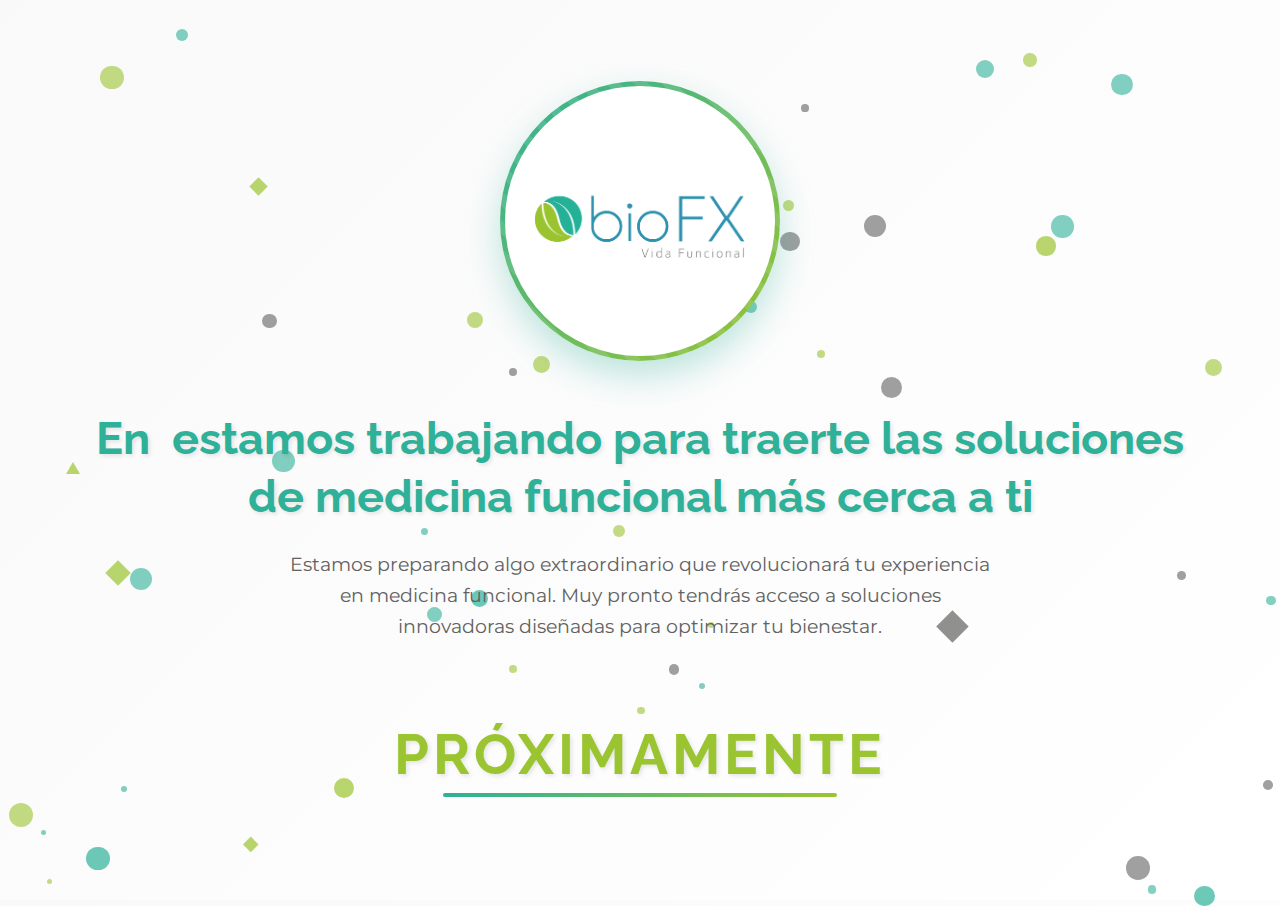
<file: espectativa.html>
<!DOCTYPE html>
<html lang="es">
<head>
    <meta charset="UTF-8">
    <meta name="viewport" content="width=device-width, initial-scale=1.0">
    <title>Bio-FX - Próximamente</title>
    <link rel="stylesheet" href="https://fonts.googleapis.com/css2?family=Montserrat:wght@300;400;600;700&family=Raleway:wght@500;600;700&display=swap">
    <style>
        * {
            margin: 0;
            padding: 0;
            box-sizing: border-box;
        }
        
        body {
            font-family: 'Montserrat', sans-serif;
            background: linear-gradient(135deg, #f9f9f9 0%, #ffffff 100%);
            color: #616160;
            min-height: 100vh;
            display: flex;
            flex-direction: column;
            justify-content: center;
            align-items: center;
            overflow-x: hidden;
            position: relative;
        }
        
        .container {
            max-width: 1200px;
            width: 90%;
            text-align: center;
            padding: 2rem;
            z-index: 10;
        }
        
        .logo-container {
            margin: 0 auto 3rem;
            width: 280px;
            height: 280px;
            position: relative;
            transition: transform 0.1s ease-out;
        }
        
        .logo {
            width: 100%;
            height: 100%;
            border-radius: 50%;
            overflow: hidden;
            box-shadow: 0 15px 35px rgba(43, 177, 152, 0.3);
            background: linear-gradient(135deg, #2eb198 0%, #9bc431 100%);
            display: flex;
            justify-content: center;
            align-items: center;
            position: relative;
        }
        
        .logo img {
            width: 75%;
            height: auto;
            z-index: 3;
            position: relative;
        }
        
        .logo:before {
            content: '';
            position: absolute;
            width: 150%;
            height: 150%;
            background: repeating-linear-gradient(
                45deg,
                transparent,
                transparent 10px,
                rgba(255, 255, 255, 0.1) 10px,
                rgba(255, 255, 255, 0.1) 20px
            );
            animation: rotate 25s linear infinite;
            z-index: 1;
        }
        
        .logo:after {
            content: '';
            position: absolute;
            inset: 5px;
            background: white;
            border-radius: 50%;
            z-index: 2;
        }
        
        .message {
            margin-bottom: 3rem;
            position: relative;
        }
        
        h1 {
            font-family: 'Raleway', sans-serif;
            font-size: 2.8rem;
            font-weight: 700;
            margin-bottom: 1.5rem;
            color: #2eb198;
            line-height: 1.3;
            text-shadow: 2px 2px 4px rgba(0, 0, 0, 0.1);
        }
        
        p {
            font-size: 1.2rem;
            max-width: 700px;
            margin: 0 auto 2rem;
            line-height: 1.6;
        }
        
        .highlight {
            color: #9bc431;
            font-weight: 600;
        }
        
        .coming-soon {
            font-family: 'Raleway', sans-serif;
            font-size: 3.5rem;
            font-weight: 700;
            color: #9bc431;
            text-transform: uppercase;
            letter-spacing: 4px;
            margin: 2rem 0;
            position: relative;
            display: inline-block;
            text-shadow: 2px 2px 4px rgba(0, 0, 0, 0.1);
        }
        
        .coming-soon:after {
            content: '';
            position: absolute;
            bottom: -10px;
            left: 10%;
            width: 80%;
            height: 4px;
            background: linear-gradient(to right, #2eb198, #9bc431);
            border-radius: 2px;
            animation: linePulse 2s infinite;
        }
        
        .animated-text {
            display: inline-block;
            overflow: hidden;
            white-space: nowrap;
            position: relative;
        }
        
        .animated-text:after {
            content: '|';
            position: absolute;
            right: 0;
            color: #9bc431;
            animation: blink 0.7s infinite;
        }
        
        .particles {
            position: absolute;
            top: 0;
            left: 0;
            width: 100%;
            height: 100%;
            z-index: 1;
            pointer-events: none;
        }
        
        .particle {
            position: absolute;
            border-radius: 50%;
            opacity: 0.6;
            animation: float-particle 15s infinite linear;
        }
        
        .floating-elements {
            position: absolute;
            width: 100%;
            height: 100%;
            pointer-events: none;
            z-index: 2;
        }
        
        .floating-element {
            position: absolute;
            opacity: 0.7;
            animation: float 8s infinite ease-in-out;
        }
        
        .circle {
            border-radius: 50%;
            background: #2eb198;
        }
        
        .square {
            background: #9bc431;
            transform: rotate(45deg);
        }
        
        .triangle {
            width: 0;
            height: 0;
            background: transparent;
            border-left: 10px solid transparent;
            border-right: 10px solid transparent;
            border-bottom: 17px solid #616160;
        }
        
        @keyframes float {
            0% { transform: translateY(0) rotate(0deg); }
            50% { transform: translateY(-20px) rotate(10deg); }
            100% { transform: translateY(0) rotate(0deg); }
        }
        
        @keyframes rotate {
            0% { transform: rotate(0deg); }
            100% { transform: rotate(360deg); }
        }
        
        @keyframes blink {
            0%, 100% { opacity: 1; }
            50% { opacity: 0; }
        }
        
        @keyframes linePulse {
            0%, 100% { opacity: 1; width: 80%; }
            50% { opacity: 0.7; width: 85%; }
        }
        
        @keyframes float-particle {
            0% {
                transform: translateY(0) translateX(0) rotate(0deg);
                opacity: 0.6;
            }
            100% {
                transform: translateY(-100vh) translateX(100px) rotate(360deg);
                opacity: 0;
            }
        }
        
        @keyframes fadeIn {
            from { opacity: 0; transform: translateY(20px); }
            to { opacity: 1; transform: translateY(0); }
        }
        
        .container > * {
            animation: fadeIn 1s ease-out forwards;
        }
        
        .message {
            animation-delay: 0.3s;
        }
        
        .coming-soon {
            animation-delay: 0.6s;
        }
        
        @media (max-width: 768px) {
            .logo-container {
                width: 200px;
                height: 200px;
            }
            
            h1 {
                font-size: 2rem;
            }
            
            .coming-soon {
                font-size: 2.5rem;
            }
            
            p {
                font-size: 1rem;
            }
        }
    </style>
</head>
<body>
    <div class="particles" id="particles"></div>
    <div class="floating-elements" id="floating-elements"></div>
    
    <div class="container">
        <div class="logo-container" id="logo-container">
            <div class="logo">
                <img src="assets/logos/logobiofx.png" alt="Bio-FX">
            </div>
        </div>
        
        <div class="message">
            <h1>En <span class="highlight animated-text">Bio-FX</span> estamos trabajando para traerte las soluciones de medicina funcional más cerca a ti</h1>
            <p>Estamos preparando algo extraordinario que revolucionará tu experiencia en medicina funcional. Muy pronto tendrás acceso a soluciones innovadoras diseñadas para optimizar tu bienestar.</p>
        </div>
        
        <div class="coming-soon">Próximamente</div>
    </div>

    <script>
        // Crear partículas flotantes
        document.addEventListener('DOMContentLoaded', function() {
            const particlesContainer = document.getElementById('particles');
            const floatingContainer = document.getElementById('floating-elements');
            const colors = ['#9bc431', '#2eb198', '#616160'];
            const particleCount = 40;
            
            // Crear partículas de fondo
            for (let i = 0; i < particleCount; i++) {
                const particle = document.createElement('div');
                particle.classList.add('particle');
                
                // Tamaño aleatorio
                const size = Math.random() * 20 + 5;
                particle.style.width = `${size}px`;
                particle.style.height = `${size}px`;
                
                // Color aleatorio
                const color = colors[Math.floor(Math.random() * colors.length)];
                particle.style.backgroundColor = color;
                
                // Posición inicial aleatoria
                const posX = Math.random() * 100;
                const posY = Math.random() * 100;
                particle.style.left = `${posX}vw`;
                particle.style.top = `${posY}vh`;
                
                // Duración y delay aleatorios
                const duration = Math.random() * 20 + 10;
                const delay = Math.random() * 5;
                particle.style.animationDuration = `${duration}s`;
                particle.style.animationDelay = `${delay}s`;
                
                particlesContainer.appendChild(particle);
            }
            
            // Crear elementos flotantes
            for (let i = 0; i < 12; i++) {
                const element = document.createElement('div');
                const type = Math.floor(Math.random() * 3);
                
                // Tamaño aleatorio
                const size = Math.random() * 20 + 10;
                
                if (type === 0) {
                    element.classList.add('floating-element', 'circle');
                    element.style.width = `${size}px`;
                    element.style.height = `${size}px`;
                } else if (type === 1) {
                    element.classList.add('floating-element', 'square');
                    element.style.width = `${size}px`;
                    element.style.height = `${size}px`;
                } else {
                    element.classList.add('floating-element', 'triangle');
                    element.style.borderLeftWidth = `${size/2}px`;
                    element.style.borderRightWidth = `${size/2}px`;
                    element.style.borderBottomWidth = `${size*0.85}px`;
                    element.style.borderBottomColor = colors[Math.floor(Math.random() * colors.length)];
                }
                
                // Color aleatorio
                if (type !== 2) {
                    const color = colors[Math.floor(Math.random() * colors.length)];
                    element.style.backgroundColor = color;
                }
                
                // Posición inicial aleatoria
                const posX = Math.random() * 100;
                const posY = Math.random() * 100;
                element.style.left = `${posX}vw`;
                element.style.top = `${posY}vh`;
                
                // Duración y delay aleatorios
                const duration = Math.random() * 10 + 8;
                const delay = Math.random() * 5;
                element.style.animationDuration = `${duration}s`;
                element.style.animationDelay = `${delay}s`;
                
                floatingContainer.appendChild(element);
            }
            
            // Efecto de movimiento del logo con el mouse
            const logoContainer = document.getElementById('logo-container');
            document.addEventListener('mousemove', (e) => {
                const x = (window.innerWidth / 2 - e.clientX) / 25;
                const y = (window.innerHeight / 2 - e.clientY) / 25;
                
                logoContainer.style.transform = `translate(${x}px, ${y}px)`;
            });
            
            // Efecto de escritura para el texto
            const textElement = document.querySelector('.animated-text');
            const text = textElement.textContent;
            textElement.textContent = '';
            
            let i = 0;
            const typeWriter = () => {
                if (i < text.length) {
                    textElement.textContent += text.charAt(i);
                    i++;
                    setTimeout(typeWriter, 100);
                }
            };
            
            setTimeout(typeWriter, 1000);
        });
    </script>
</body>
</html>
</file>
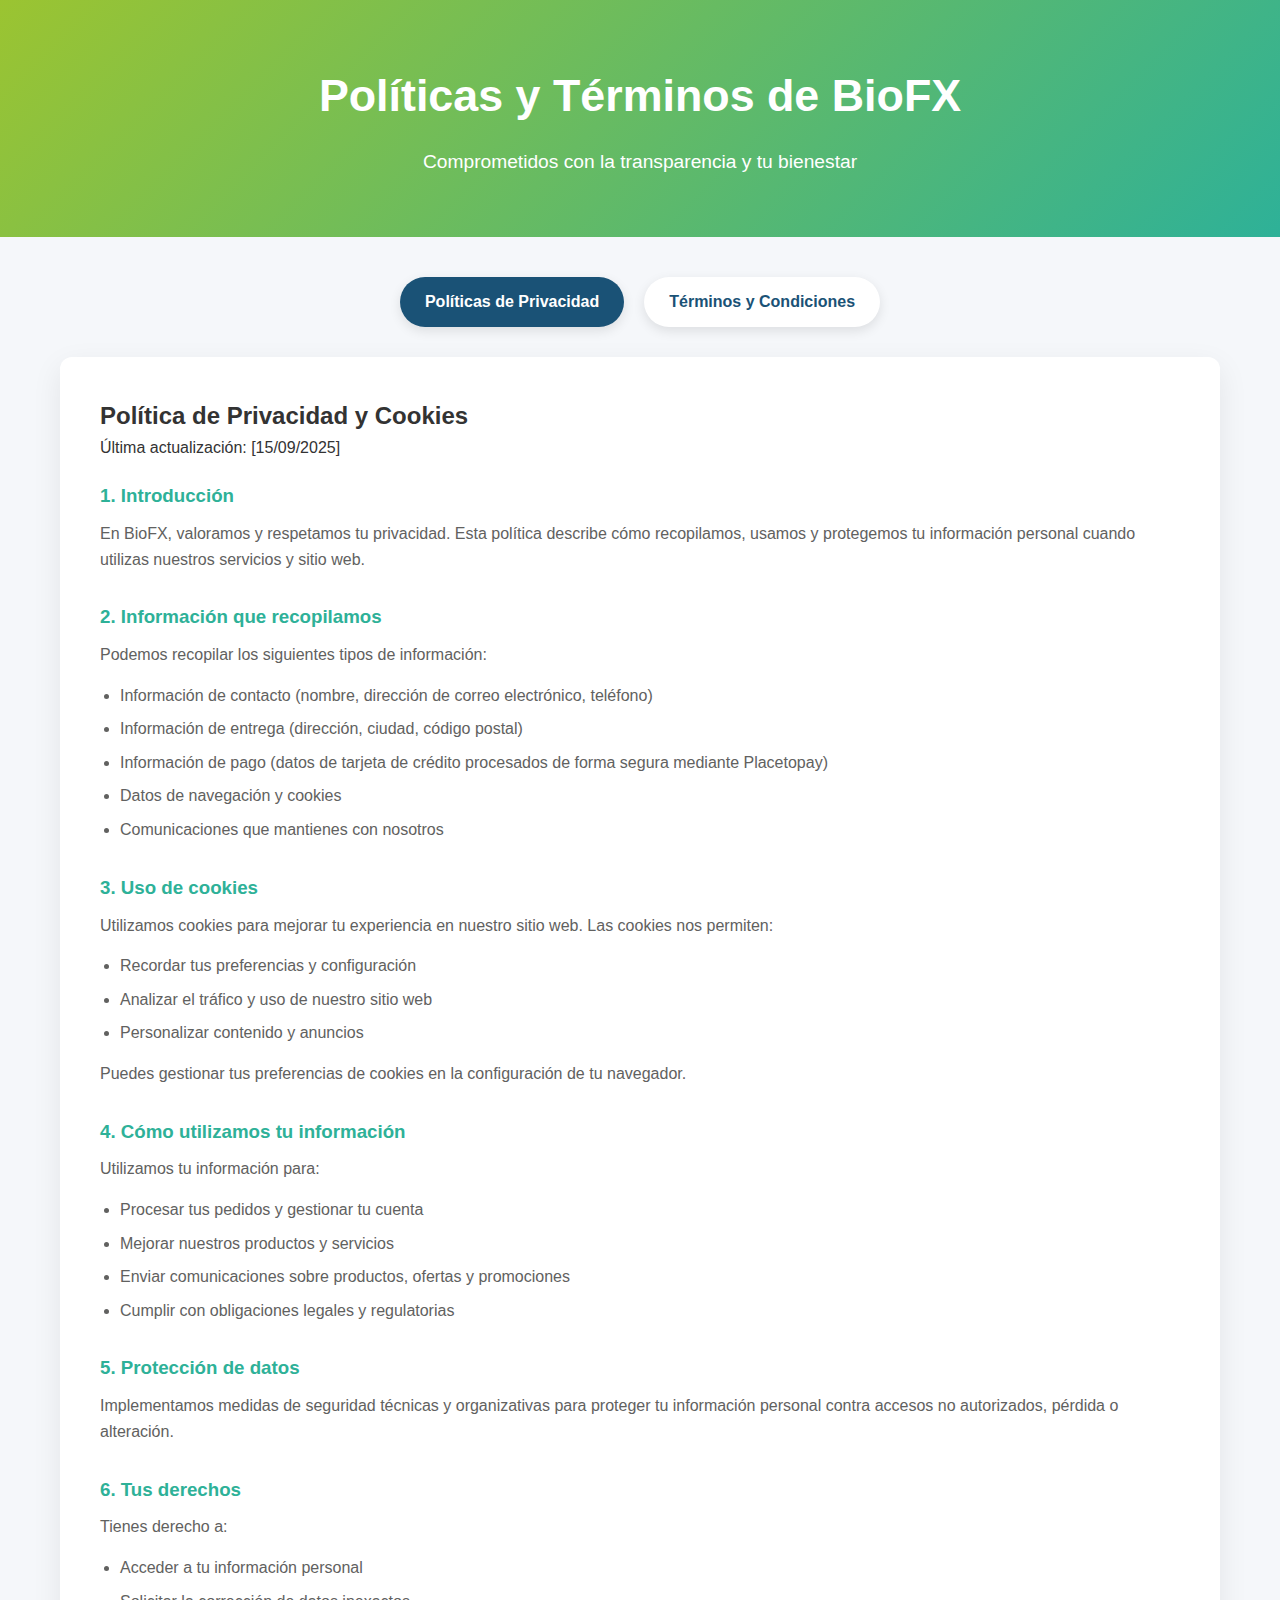
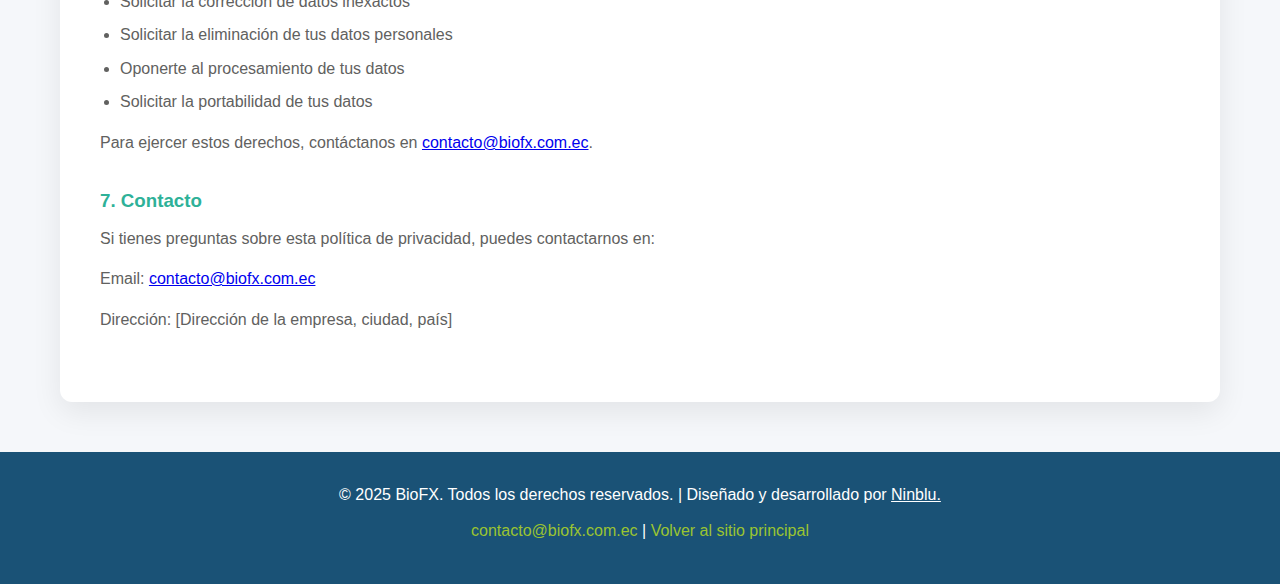
<file: politicas.html>
<!DOCTYPE html>
<html lang="es">
<head>
    <meta charset="UTF-8">
    <meta name="viewport" content="width=device-width, initial-scale=1.0">
    <title>BioFX - Políticas y Términos</title>
    <link rel="stylesheet" href="https://cdnjs.cloudflare.com/ajax/libs/font-awesome/6.4.0/css/all.min.css">
    <style>
        /* Estilos generales */
        * {
            margin: 0;
            padding: 0;
            box-sizing: border-box;
        }
        
        body {
            font-family: 'Segoe UI', Tahoma, Geneva, Verdana, sans-serif;
            line-height: 1.6;
            color: #333;
            background-color: #f5f7fa;
            min-height: 100vh;
        }
        
        .container {
            max-width: 1200px;
            margin: 0 auto;
            padding: 0 20px;
        }
        
        /* Header */
        .policy-header {
            background: linear-gradient(135deg, #9bc431 0%, #2eb198 100%);
            padding: 60px 0;
            text-align: center;
            color: white;
            margin-bottom: 40px;
        }
        
        .policy-header h1 {
            font-size: 2.8rem;
            margin-bottom: 15px;
        }
        
        .policy-header p {
            font-size: 1.2rem;
            max-width: 800px;
            margin: 0 auto;
        }
        
        /* Navegación entre políticas */
        .policy-nav {
            display: flex;
            justify-content: center;
            margin-bottom: 30px;
            gap: 20px;
        }
        
        .policy-nav a {
            padding: 12px 25px;
            background-color: white;
            color: #1a5276;
            text-decoration: none;
            border-radius: 30px;
            font-weight: 600;
            box-shadow: 0 4px 12px rgba(0, 0, 0, 0.1);
            transition: all 0.3s ease;
        }
        
        .policy-nav a:hover,
        .policy-nav a.active {
            background-color: #1a5276;
            color: white;
        }
        
        /* Contenido de políticas */
        .policy-content {
            background: white;
            border-radius: 12px;
            padding: 40px;
            box-shadow: 0 10px 30px rgba(0, 0, 0, 0.08);
            margin-bottom: 50px;
        }
        
        .policy-section {
            margin-bottom: 30px;
        }
        
        .policy-section h2 {
            color: #1a5276;
            margin-bottom: 15px;
            padding-bottom: 10px;
            border-bottom: 2px solid #9bc431;
        }
        
        .policy-section h3 {
            color: #2eb198;
            margin: 20px 0 10px;
        }
        
        .policy-section p {
            margin-bottom: 15px;
            color: #616160;
        }
        
        .policy-section ul {
            margin-left: 20px;
            margin-bottom: 15px;
        }
        
        .policy-section li {
            margin-bottom: 8px;
            color: #616160;
        }
        
        /* Footer */
        .policy-footer {
            background-color: #1a5276;
            color: white;
            padding: 30px 0;
            text-align: center;
        }
        
        .policy-footer p {
            margin-bottom: 10px;
        }
        
        .policy-footer a {
            color: #9bc431;
            text-decoration: none;
        }
        
        .policy-footer a:hover {
            text-decoration: underline;
        }
        
        /* Responsive */
        @media (max-width: 768px) {
            .policy-header h1 {
                font-size: 2.2rem;
            }
            
            .policy-nav {
                flex-direction: column;
                align-items: center;
            }
            
            .policy-content {
                padding: 25px;
            }
        }
    </style>
</head>
<body>
    <!-- Header -->
    <header class="policy-header">
        <div class="container">
            <h1>Políticas y Términos de BioFX</h1>
            <p>Comprometidos con la transparencia y tu bienestar</p>
        </div>
    </header>

    <!-- Navegación -->
    <div class="container">
        <div class="policy-nav">
            <a href="#privacy" class="active">Políticas de Privacidad</a>
            <a href="#terms">Términos y Condiciones</a>
        </div>
    </div>

    <!-- Contenido Principal -->
    <div class="container">
        <!-- Políticas de Privacidad -->
        <section id="privacy" class="policy-content">
            <h2>Política de Privacidad y Cookies</h2>
            <p>Última actualización: [15/09/2025]</p>
            
            <div class="policy-section">
                <h3>1. Introducción</h3>
                <p>En BioFX, valoramos y respetamos tu privacidad. Esta política describe cómo recopilamos, usamos y protegemos tu información personal cuando utilizas nuestros servicios y sitio web.</p>
            </div>
            
            <div class="policy-section">
                <h3>2. Información que recopilamos</h3>
                <p>Podemos recopilar los siguientes tipos de información:</p>
                <ul>
                    <li>Información de contacto (nombre, dirección de correo electrónico, teléfono)</li>
                    <li>Información de entrega (dirección, ciudad, código postal)</li>
                    <li>Información de pago (datos de tarjeta de crédito procesados de forma segura mediante Placetopay)</li>
                    <li>Datos de navegación y cookies</li>
                    <li>Comunicaciones que mantienes con nosotros</li>
                </ul>
            </div>
            
            <div class="policy-section">
                <h3>3. Uso de cookies</h3>
                <p>Utilizamos cookies para mejorar tu experiencia en nuestro sitio web. Las cookies nos permiten:</p>
                <ul>
                    <li>Recordar tus preferencias y configuración</li>
                    <li>Analizar el tráfico y uso de nuestro sitio web</li>
                    <li>Personalizar contenido y anuncios</li>
                </ul>
                <p>Puedes gestionar tus preferencias de cookies en la configuración de tu navegador.</p>
            </div>
            
            <div class="policy-section">
                <h3>4. Cómo utilizamos tu información</h3>
                <p>Utilizamos tu información para:</p>
                <ul>
                    <li>Procesar tus pedidos y gestionar tu cuenta</li>
                    <li>Mejorar nuestros productos y servicios</li>
                    <li>Enviar comunicaciones sobre productos, ofertas y promociones</li>
                    <li>Cumplir con obligaciones legales y regulatorias</li>
                </ul>
            </div>
            
            <div class="policy-section">
                <h3>5. Protección de datos</h3>
                <p>Implementamos medidas de seguridad técnicas y organizativas para proteger tu información personal contra accesos no autorizados, pérdida o alteración.</p>
            </div>
            
            <div class="policy-section">
                <h3>6. Tus derechos</h3>
                <p>Tienes derecho a:</p>
                <ul>
                    <li>Acceder a tu información personal</li>
                    <li>Solicitar la corrección de datos inexactos</li>
                    <li>Solicitar la eliminación de tus datos personales</li>
                    <li>Oponerte al procesamiento de tus datos</li>
                    <li>Solicitar la portabilidad de tus datos</li>
                </ul>
                <p>Para ejercer estos derechos, contáctanos en <a href="mailto:contacto@biofx.com.ec">contacto@biofx.com.ec</a>.</p>
            </div>
            
            <div class="policy-section">
                <h3>7. Contacto</h3>
                <p>Si tienes preguntas sobre esta política de privacidad, puedes contactarnos en:</p>
                <p>Email: <a href="mailto:contacto@biofx.com.ec">contacto@biofx.com.ec</a></p>
                <p>Dirección: [Dirección de la empresa, ciudad, país]</p>
            </div>
        </section>

        <!-- Términos y Condiciones -->
        <section id="terms" class="policy-content" style="display: none;">
            <h2>Términos y Condiciones de Uso</h2>
            <p>Última actualización: [15/09/2025]</p>
            
            <div class="policy-section">
                <h3>1. Aceptación de los términos</h3>
                <p>Al acceder y utilizar nuestro sitio web, aceptas cumplir con estos términos y condiciones y con nuestra política de privacidad.</p>
            </div>
            
            <div class="policy-section">
                <h3>2. Productos y servicios</h3>
                <p>BioFX ofrece suplementos dietarios y productos de medicina funcional. Toda la información proporcionada sobre nuestros productos tiene fines informativos y no sustituye el consejo médico profesional.</p>
            </div>
            
            <div class="policy-section">
                <h3>3. Registro de cuenta</h3>
                <p>Para realizar compras, deberás crear una cuenta proporcionando información veraz y completa. Eres responsable de mantener la confidencialidad de tu contraseña.</p>
            </div>
            
            <div class="policy-section">
                <h3>4. Proceso de compra</h3>
                <p>Al realizar un pedido, aceptas que:</p>
                <ul>
                    <li>Proporcionas información de pago precisa y completa</li>
                    <li>Eres el titular legítimo del método de pago utilizado</li>
                    <li>Los precios están sujetos a cambios sin previo aviso</li>
                </ul>
            </div>
            
            <div class="policy-section">
                <h3>5. Política de entrega</h3>
                <p>Realizamos entregas en un plazo de 24-48 horas. No nos hacemos responsables por retrasos causados por factores fuera de nuestro control.</p>
            </div>
            
            <div class="policy-section">
                <h3>6. Devoluciones y reembolsos</h3>
                <p>Aceptamos devoluciones dentro de los 15 días posteriores a la recepción del producto, siempre que esté en su empaque original y sin abrir.</p>
            </div>
            
            <div class="policy-section">
                <h3>7. Propiedad intelectual</h3>
                <p>Todo el contenido de este sitio web (textos, imágenes, logotipos, etc.) es propiedad de BioFX y está protegido por leyes de propiedad intelectual.</p>
            </div>
            
            <div class="policy-section">
                <h3>8. Limitación de responsabilidad</h3>
                <p>BioFX no se hace responsable por daños indirectos, incidentales o consecuentes resultantes del uso de nuestros productos o servicios.</p>
            </div>
            
            <div class="policy-section">
                <h3>9. Modificaciones</h3>
                <p>Nos reservamos el derecho de modificar estos términos en cualquier momento. Los cambios entrarán en vigor tras su publicación en el sitio web.</p>
            </div>
            
            <div class="policy-section">
                <h3>10. Ley aplicable</h3>
                <p>Estos términos se rigen por las leyes de Ecuador. Cualquier disputa se resolverá en los tribunales competentes de [ciudad, país].</p>
            </div>
            
            <div class="policy-section">
                <h3>11. Contacto</h3>
                <p>Para preguntas sobre estos términos y condiciones, contáctanos en:</p>
                <p>Email: <a href="mailto:contacto@biofx.com.ec">contacto@biofx.com.ec</a></p>
                <p>Teléfono: [+593 98 499 8324]</p>
            </div>
        </section>
    </div>

    <!-- Footer -->
    <footer class="policy-footer">
        <div class="container">
            <div class="footer-bottom">
                <p>&copy; 2025 BioFX. Todos los derechos reservados. | Diseñado y desarrollado por <a href="mailto:ninblustd@gmail.com" style="color: inherit; text-decoration:underline;">Ninblu.</a></p>
            </div>
            <p><a href="mailto:contacto@biofx.com.ec">contacto@biofx.com.ec</a> | <a href="index.html">Volver al sitio principal</a></p>
        </div>
    </footer>

    <script>
        // Funcionalidad para alternar entre políticas y términos
        document.addEventListener('DOMContentLoaded', function() {
            const privacyLink = document.querySelector('a[href="#privacy"]');
            const termsLink = document.querySelector('a[href="#terms"]');
            const privacySection = document.getElementById('privacy');
            const termsSection = document.getElementById('terms');
            
            privacyLink.addEventListener('click', function(e) {
                e.preventDefault();
                privacySection.style.display = 'block';
                termsSection.style.display = 'none';
                privacyLink.classList.add('active');
                termsLink.classList.remove('active');
            });
            
            termsLink.addEventListener('click', function(e) {
                e.preventDefault();
                privacySection.style.display = 'none';
                termsSection.style.display = 'block';
                privacyLink.classList.remove('active');
                termsLink.classList.add('active');
            });
        });
    </script>
</body>
</html>
</file>
